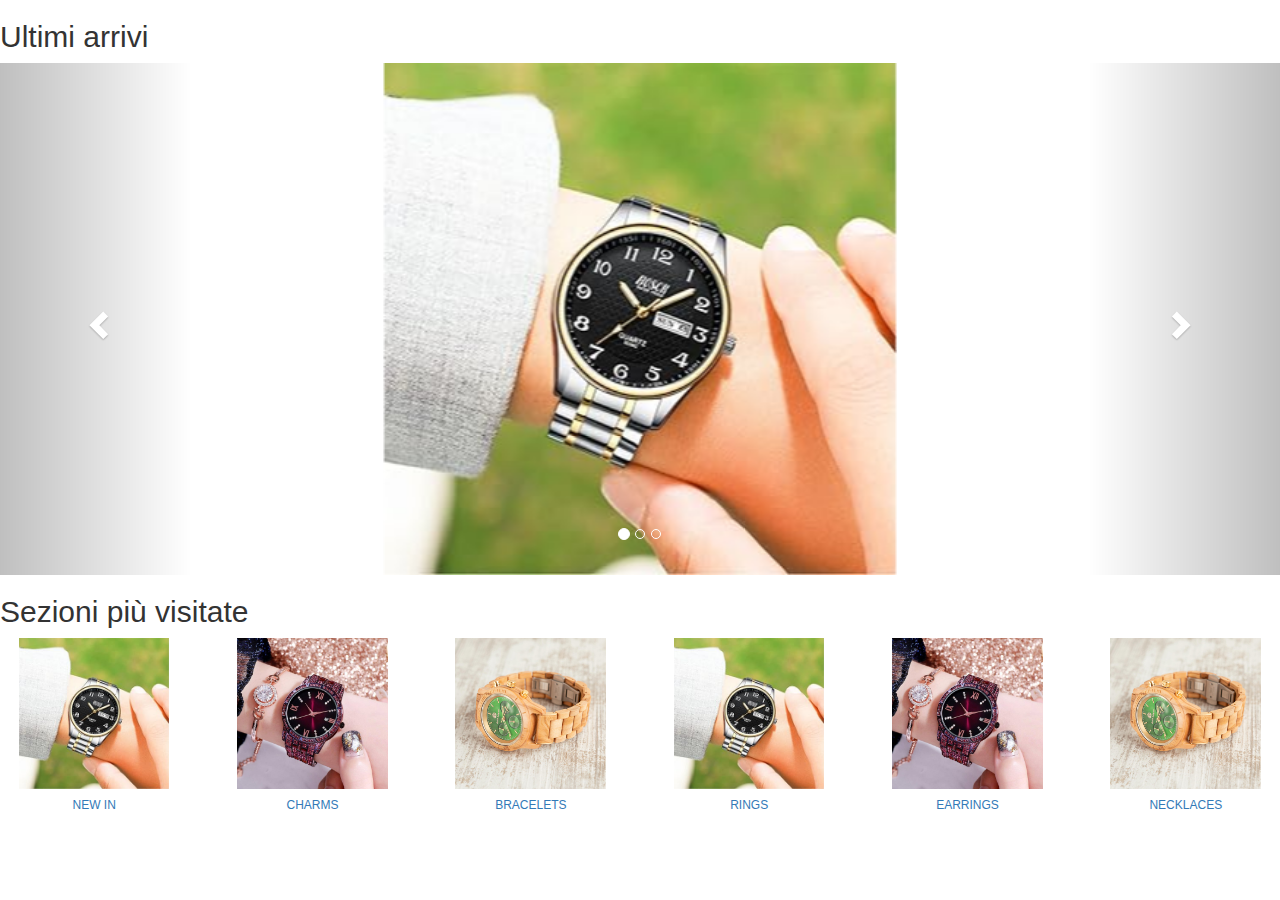
<file: FrontEnd/index.html>
<!DOCTYPE html>
<html lang="it">

<head>
  <title>Vendita orologi</title>
  <meta charset="utf-8">
  <meta name="viewport" content="width=device-width, initial-scale=1">
  <link rel="stylesheet" href="https://maxcdn.bootstrapcdn.com/bootstrap/3.4.1/css/bootstrap.css">
  <script src="https://ajax.googleapis.com/ajax/libs/jquery/3.7.1/jquery.min.js"></script>
  <script src="https://maxcdn.bootstrapcdn.com/bootstrap/3.4.1/js/bootstrap.min.js"></script>
</head>
<body>

<div class="container-lg">
  <h2>Ultimi arrivi</h2>  
  <div id="myCarousel" class="carousel slide" data-ride="carousel">
    <!-- Indicators -->
    <ol class="carousel-indicators">
      <li data-target="#myCarousel" data-slide-to="0" class="active"></li>
      <li data-target="#myCarousel" data-slide-to="1"></li>
      <li data-target="#myCarousel" data-slide-to="2"></li>
    </ol>

    <!-- Wrapper for slides -->
    <div class="carousel-inner" align="center">
      <div class="item active">
        <img src="1.jpg" alt="1.jpg" style="width:40%;">
      </div>

      <div class="item">
        <img src="2.jpg" alt="2.jpg" style="width:40%;">
      </div>
    
      <div class="item">
        <img src="3.jpg" alt="3.jpg" style="width:40%;">
      </div>
    </div>

    <!-- Left and right controls -->
    <a class="left carousel-control" href="#myCarousel" data-slide="prev">
      <span class="glyphicon glyphicon-chevron-left"></span>
      <span class="sr-only">Previous</span>
    </a>
    <a class="right carousel-control" href="#myCarousel" data-slide="next">
      <span class="glyphicon glyphicon-chevron-right"></span>
      <span class="sr-only">Next</span>
    </a>
  </div>
</div>


<div class="container-lg py-5">
    <h2>Sezioni più visitate</h2> 
    <div class="row text-center">
      <div class="col-6 col-md-2 mb-4">
        <a href="#" class="text-decoration-none">
          <img src="1.jpg" class="img-fluid mb-2" style="width:80%;" alt="New In">
          <h6 class="text-dark">NEW IN</h6>
        </a>
      </div>
      <div class="col-6 col-md-2 mb-4">
        <a href="#" class="text-decoration-none">
          <img src="2.jpg" class="img-fluid mb-2" style="width:80%;" alt="Charms">
          <h6 class="text-dark">CHARMS</h6>
        </a>
      </div>
      <div class="col-6 col-md-2 mb-4">
        <a href="#" class="text-decoration-none">
          <img src="3.jpg" class="img-fluid mb-2" style="width:80%;" alt="Bracelets">
          <h6 class="text-dark">BRACELETS</h6>
        </a>
      </div>
      <div class="col-6 col-md-2 mb-4">
        <a href="#" class="text-decoration-none">
          <img src="1.jpg" class="img-fluid mb-2" style="width:80%;" alt="Rings">
          <h6 class="text-dark">RINGS</h6>
        </a>
      </div>
      <div class="col-6 col-md-2 mb-4">
        <a href="#" class="text-decoration-none">
          <img src="2.jpg" class="img-fluid mb-2" style="width:80%;" alt="Earrings">
          <h6 class="text-dark">EARRINGS</h6>
        </a>
      </div>
      <div class="col-6 col-md-2 mb-4">
        <a href="#" class="text-decoration-none">
          <img src="3.jpg" class="img-fluid mb-2" style="width:80%;" alt="Necklaces">
          <h6 class="text-dark">NECKLACES</h6>
        </a>
      </div>
    </div>
  </div>

</body>
</html>
</file>
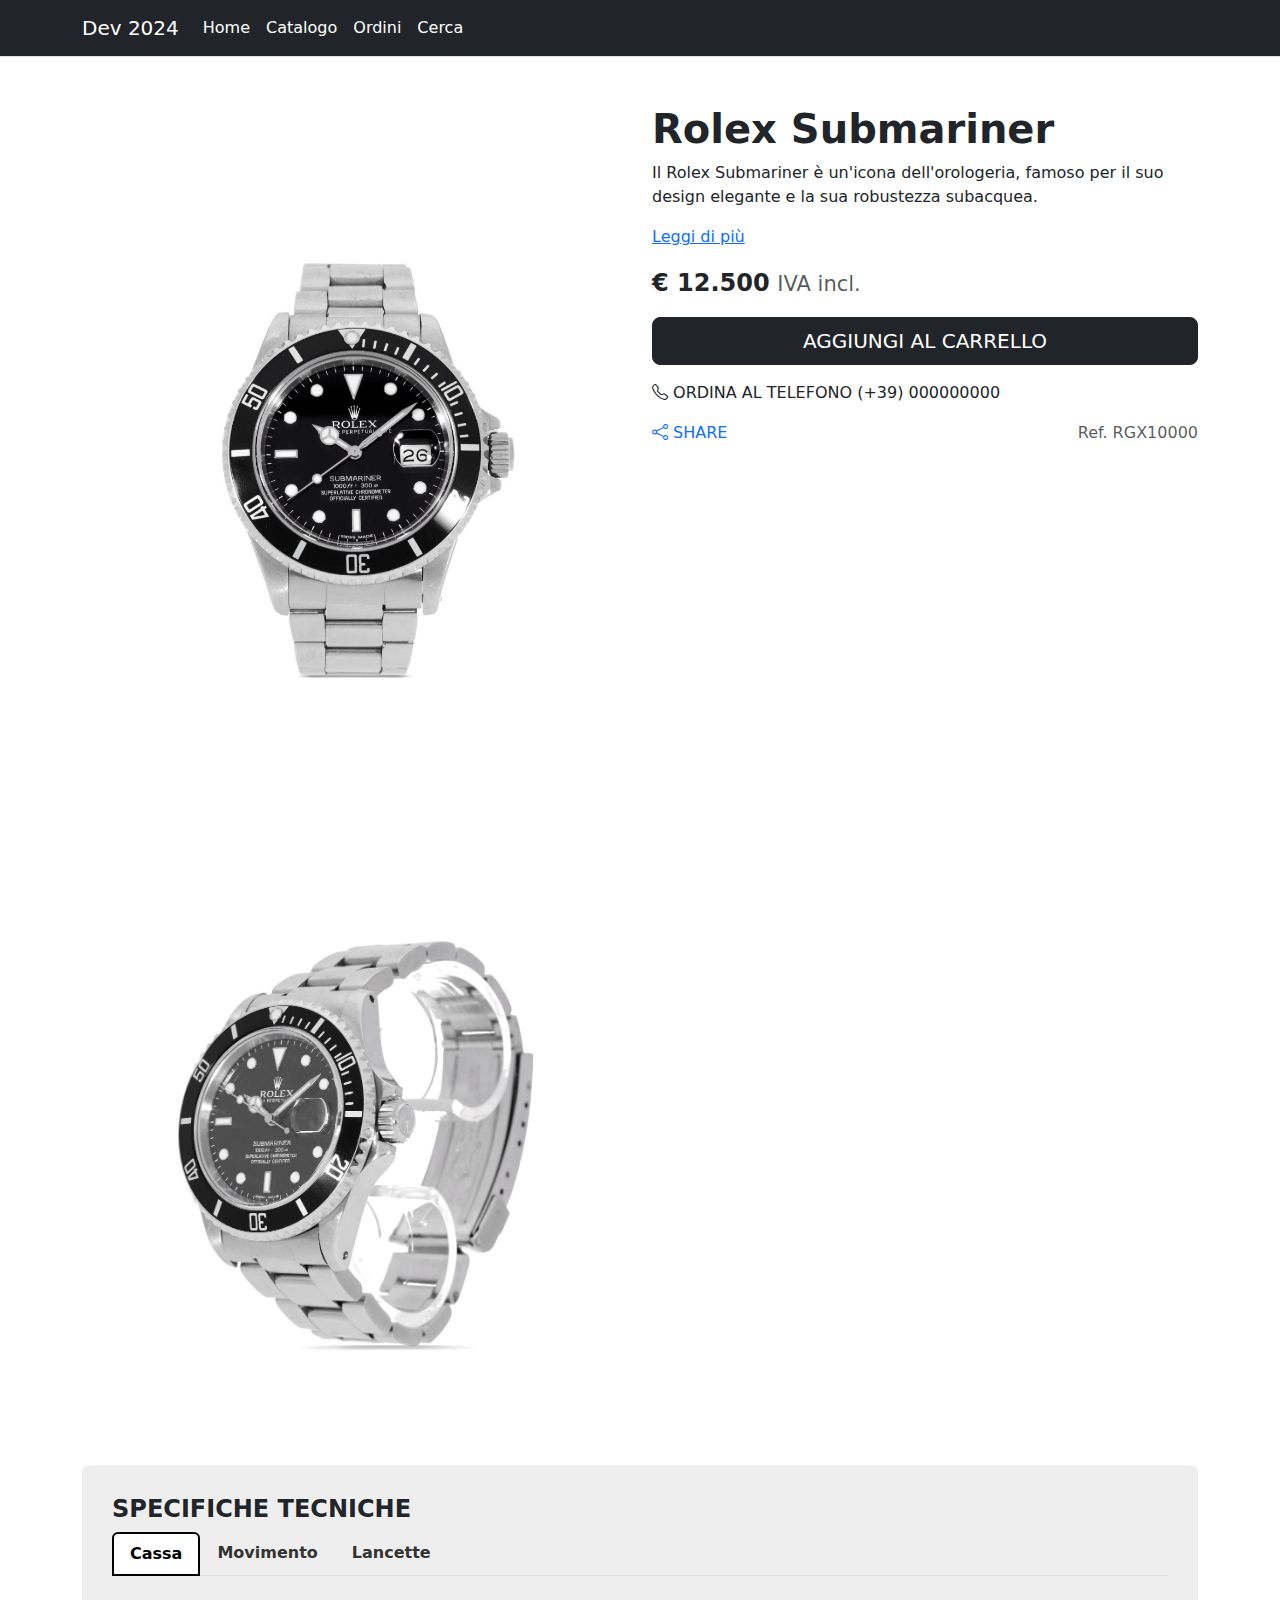
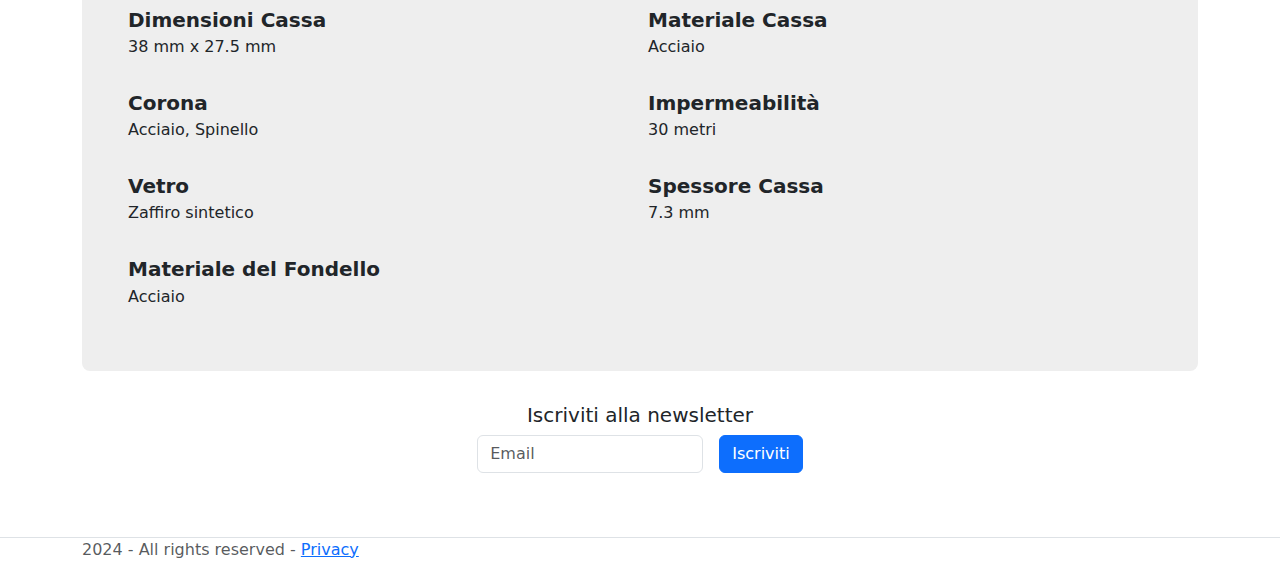
<file: FrontEnd/dettagli4.html>
<!DOCTYPE html>
<html lang="it">
<head>
    <meta charset="UTF-8">
    <meta name="viewport" content="width=device-width, initial-scale=1.0">
    <title>Dettaglio Orologio</title>
    <link href="https://cdn.jsdelivr.net/npm/bootstrap@5.3.0/dist/css/bootstrap.min.css" rel="stylesheet">
    <style>
        /* Stile generale per la sezione delle specifiche tecniche */
        .specifiche-tecniche {
            background-color: #eeeeee;
            padding: 30px;
            border-radius: 8px;
            margin-top: 2rem;
            margin-bottom: 2rem;
        }

        /* Stile del titolo principale */
        .specifiche-tecniche h4 {
            font-weight: bold;
            font-size: 1.5rem;
            text-transform: uppercase;
        }

        /* Stile per i tab */
        .nav-tabs .nav-link {
            color: #333;
            font-weight: bold;
            font-size: 1rem;
        }
        .nav-tabs .nav-link.active {
            color: black;
            border-color: black;
            border-width: 2px;
        }

        /* Stile per le informazioni tecniche */
        .specifiche-tecniche .tech-info {
            display: flex;
            flex-wrap: wrap;
            gap: 1rem;
            margin-top: 1rem;
        }
        .specifiche-tecniche .tech-info div {
            flex: 1 1 45%;
            font-size: 1rem;
        }
        .specifiche-tecniche .tech-info div h5 {
            font-weight: bold;
            margin-bottom: 0.2rem;
        }
    </style>
</head>
<body>
    <header>
        <nav class="navbar navbar-expand-sm navbar-toggleable-sm navbar-light bg-dark border-bottom box-shadow mb-3 text-white">
            <div class="container">
                <a class="navbar-brand text-white" href="index.html">Dev 2024</a>
                <button class="navbar-toggler" type="button" data-bs-toggle="collapse" data-bs-target="#navbarNav" aria-controls="navbarNav" aria-expanded="false" aria-label="Toggle navigation">
                    <span class="navbar-toggler-icon"></span>
                </button>
                <div class="collapse navbar-collapse d-sm-inline-flex justify-content-between" id="navbarNav">
                    <ul class="navbar-nav flex-grow-1">
                        <li class="nav-item">
                            <a class="nav-link text-white" href="index.html">Home</a>
                        </li>
                        <li class="nav-item">
                            <a class="nav-link text-white" href="catalogo.html">Catalogo</a>
                        </li>
                        <li class="nav-item">
                            <a class="nav-link text-white" href="ordini.html">Ordini</a>
                        </li>
                        <li class="nav-item">
                            <a class="nav-link text-white" href="aggiungi-prodotto.html">Cerca</a>
                        </li>
                    </ul>
                </div>
            </div>
        </nav>
    </header>

<div class="container my-5">
    <div class="row">
        <!-- Colonna immagine principale e galleria -->
        <div class="col-lg-6 d-flex flex-column align-items-center">
            <!-- Immagine principale del prodotto -->
            <img src="./img/rolex.jpg" alt="Nome Orologio" class="img-fluid rounded mb-3" style="max-width: 100%; height: auto;">
            
            <!-- Immagini aggiuntive una sotto l’altra -->
            <div class="w-100 d-flex flex-column align-items-center">
                <img src="./img/rolex_back.jpg" alt="Orologio retro" class="img-fluid" style="max-width: 80%; height: auto;">
            </div>
        </div>

        <!-- Dettagli prodotto -->
        <div class="col-lg-6">
            <h1 class="fw-bold">Rolex Submariner</h1>
            <p>Il Rolex Submariner è un'icona dell'orologeria, famoso per il suo design elegante e la sua robustezza subacquea.</p>
            <a href="#" class="text-decoration-underline">Leggi di più</a>

            <p class="fs-4 mt-3"><strong>€ 12.500</strong> <small class="text-muted">IVA incl.</small></p>
            <button class="btn btn-dark btn-lg w-100 mb-3">AGGIUNGI AL CARRELLO</button>

            <!-- Opzioni aggiuntive -->
            <div class="mb-3">
                <p><i class="bi bi-telephone"></i> ORDINA AL TELEFONO (+39) 000000000</p>
            </div>

            <!-- Share e riferimento -->
            <div class="d-flex justify-content-between">
                <a href="#" class="text-decoration-none"><i class="bi bi-share"></i> SHARE</a>
                <span class="text-muted">Ref. RGX10000</span>
            </div>
        </div>
    </div>

    <!-- Specifiche tecniche e nav tabs -->
    <div class="specifiche-tecniche">
        <h4>Specifiche tecniche</h4>
        <ul class="nav nav-tabs" id="myTab" role="tablist">
            <li class="nav-item" role="presentation">
                <button class="nav-link active" id="cassa-tab" data-bs-toggle="tab" data-bs-target="#cassa" type="button" role="tab" aria-controls="cassa" aria-selected="true">Cassa</button>
            </li>
            <li class="nav-item" role="presentation">
                <button class="nav-link" id="movimento-tab" data-bs-toggle="tab" data-bs-target="#movimento" type="button" role="tab" aria-controls="movimento" aria-selected="false">Movimento</button>
            </li>
            <li class="nav-item" role="presentation">
                <button class="nav-link" id="lancette-tab" data-bs-toggle="tab" data-bs-target="#lancette" type="button" role="tab" aria-controls="lancette" aria-selected="false">Lancette</button>
            </li>
        </ul>
        <div class="tab-content" id="myTabContent">
            <!-- Sezione Cassa -->
            <div class="tab-pane fade show active p-3" id="cassa" role="tabpanel" aria-labelledby="cassa-tab">
                <div class="tech-info">
                    <div>
                        <h5>Dimensioni Cassa</h5>
                        <p>38 mm x 27.5 mm</p>
                    </div>
                    <div>
                        <h5>Materiale Cassa</h5>
                        <p>Acciaio</p>
                    </div>
                    <div>
                        <h5>Corona</h5>
                        <p>Acciaio, Spinello</p>
                    </div>
                    <div>
                        <h5>Impermeabilità</h5>
                        <p>30 metri</p>
                    </div>
                    <div>
                        <h5>Vetro</h5>
                        <p>Zaffiro sintetico</p>
                    </div>
                    <div>
                        <h5>Spessore Cassa</h5>
                        <p>7.3 mm</p>
                    </div>
                    <div>
                        <h5>Materiale del Fondello</h5>
                        <p>Acciaio</p>
                    </div>
                </div>
            </div>

            <!-- Sezione Movimento -->
            <div class="tab-pane fade p-3" id="movimento" role="tabpanel" aria-labelledby="movimento-tab">
                <div class="tech-info">
                    <div>
                        <h5>Tipo di Movimento</h5>
                        <p>Automatico</p>
                    </div>
                    <div>
                        <h5>Calibro</h5>
                        <p>3235</p>
                    </div>
                    <div>
                        <h5>Riserva di carica</h5>
                        <p>70 ore</p>
                    </div>
                    <div>
                        <h5>Certificazione</h5>
                        <p>COSC</p>
                    </div>
                </div>
            </div>

            <!-- Sezione Lancette -->
            <div class="tab-pane fade p-3" id="lancette" role="tabpanel" aria-labelledby="lancette-tab">
                <div class="tech-info">
                    <div>
                        <h5>Stile</h5>
                        <p>Classiche, luminescenti</p>
                    </div>
                    <div>
                        <h5>Materiale</h5>
                        <p>Acciaio, rivestimento in Super-LumiNova</p>
                    </div>
                </div>
            </div>
        </div>
    </div>

    <!-- Sezione newsletter -->
    <div class="my-4 text-center">
        <h5>Iscriviti alla newsletter</h5>
        <form class="row justify-content-center g-3">
            <div class="col-auto">
                <label for="email" class="visually-hidden">Email</label>
                <input type="email" class="form-control" id="email" placeholder="Email">
            </div>
            <div class="col-auto">
                <button type="submit" class="btn btn-primary mb-3">Iscriviti</button>
            </div>
        </form>
    </div>
</div>

<footer class="border-top footer text-muted">
    <div class="container">
        <p>2024 - All rights reserved - <a href="#">Privacy</a></p>
    </div>
</footer>

<script src="https://cdn.jsdelivr.net/npm/bootstrap@5.3.0/dist/js/bootstrap.bundle.min.js"></script>
<!-- Bootstrap Icons CDN for icons -->
<link rel="stylesheet" href="https://cdn.jsdelivr.net/npm/bootstrap-icons@1.8.1/font/bootstrap-icons.css">
</body>
</html>
</file>
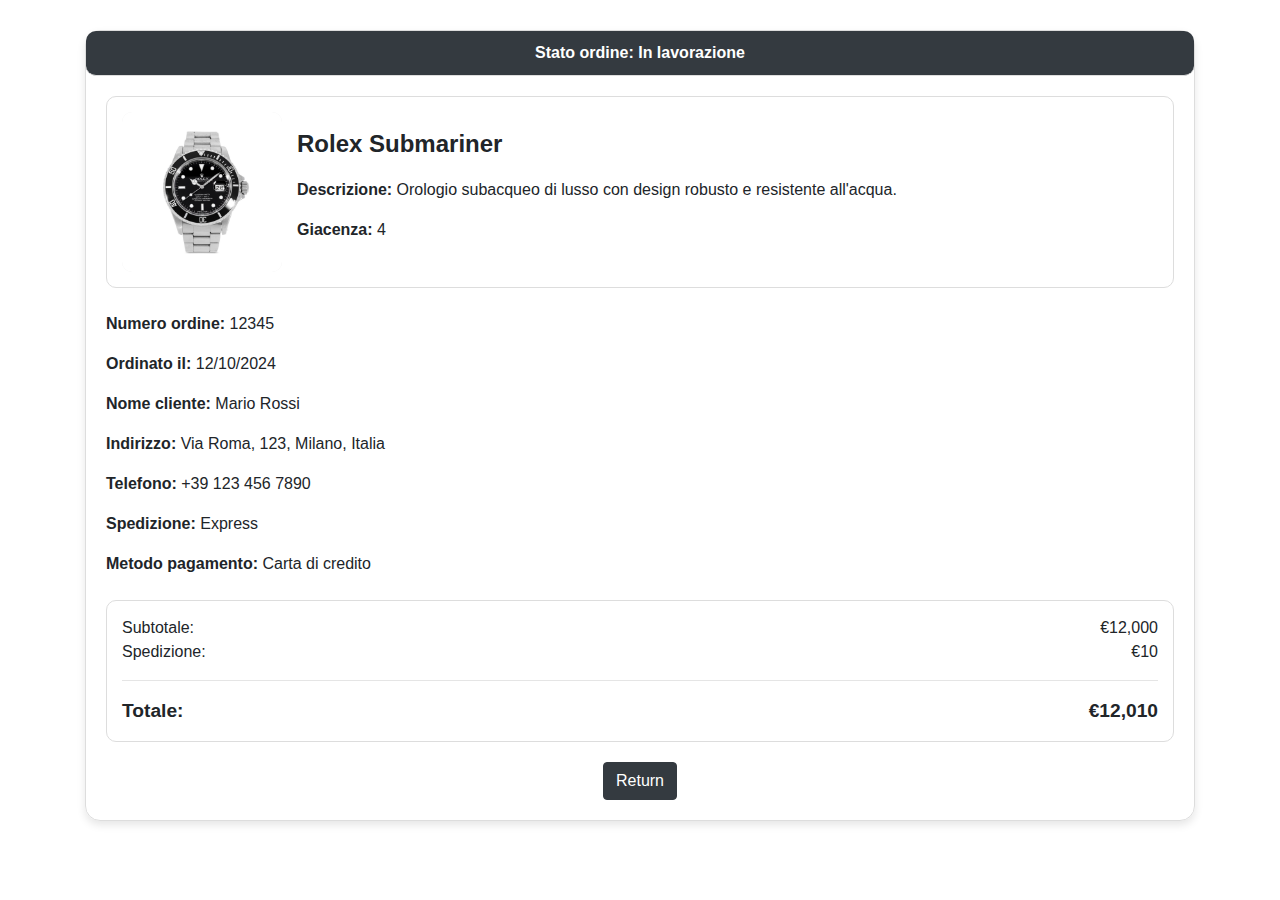
<file: FrontEnd/DettaglioOrdine.html>
<!DOCTYPE html>
<html lang="en">
<head>
  <meta charset="UTF-8">
  <meta name="viewport" content="width=device-width, initial-scale=1.0">
  <title>Dettaglio Ordine</title>
  <link href="https://stackpath.bootstrapcdn.com/bootstrap/4.5.2/css/bootstrap.min.css" rel="stylesheet">
  <style>
    .order-detail-card {
      border-radius: 15px;
      padding: 20px;
      margin-top: 30px;
      margin-bottom: 30px; 
      box-shadow: 0 4px 8px rgba(0, 0, 0, 0.1);
      border: 1px solid #ddd; 
    }
    .status-bar {
      background-color: #f8f9fa;
      padding: 10px;
      text-align: center;
      border-radius: 10px;
      font-weight: bold;
      margin: -20px -20px 20px -20px; 
      border-bottom: 1px solid #ddd; 
    }
    .summary-box {
      border: 1px solid #ddd;
      padding: 15px;
      border-radius: 10px;
      margin-top: 20px;
    }
    .summary-box p {
      margin: 0;
    }
    .total-box {
      font-size: 1.2em;
      font-weight: bold;
      text-align: right;
    }
    .product-detail-box {
      border: 1px solid #ddd;
      padding: 15px;
      border-radius: 10px;
      margin-top: 20px;
      display: flex;
      align-items: center;
    }
    .product-photo {
      width: 160px; 
      height: 160px; 
      background-color: #f0f0f0;
      border-radius: 10px;
      display: flex;
      align-items: center;
      justify-content: center;
      overflow: hidden;
      margin-right: 15px;
    }
    .product-photo img {
      width: 100%;
      height: 100%;
      object-fit: cover;
    }
    .product-name {
      font-size: 1.5em; 
      font-weight: bold;
    }
    .return-button {
      margin-top: 20px;
      text-align: center;
    }
  </style>
</head>
<body>

<div class="container mt-4">
  <div class="order-detail-card">
    
    <!-- Barra stato ordine -->
    <div class="status-bar bg-dark text-white">
      Stato ordine: In lavorazione
    </div>
    
    <!-- Dettagli prodotto -->
    <div class="product-detail-box">
      <div class="product-photo">
        <img src="./img/rolex.jpg" alt="Product Image">
      </div>
      <div>
        <p class="product-name">Rolex Submariner</p>
        <p><strong>Descrizione:</strong> Orologio subacqueo di lusso con design robusto e resistente all'acqua.</p>
        <p><strong>Giacenza:</strong> 4</p>
      </div>
    </div>
    
    <!-- Dettagli ordine -->
    <div class="mb-4 mt-4">
      <p><strong>Numero ordine:</strong> 12345</p>
      <p><strong>Ordinato il:</strong> 12/10/2024</p>
      <p><strong>Nome cliente:</strong> Mario Rossi</p>
      <p><strong>Indirizzo:</strong> Via Roma, 123, Milano, Italia</p>
      <p><strong>Telefono:</strong> +39 123 456 7890</p>
      <p><strong>Spedizione:</strong> Express</p>
      <p><strong>Metodo pagamento:</strong> Carta di credito</p>
    </div>
    
    <!-- Recap ordine -->
    <div class="summary-box">
      <div class="d-flex justify-content-between">
        <p>Subtotale:</p>
        <p>€12,000</p>
      </div>
      <div class="d-flex justify-content-between">
        <p>Spedizione:</p>
        <p>€10</p>
      </div>
      <hr>
      <div class="d-flex justify-content-between total-box">
        <p>Totale:</p>
        <p>€12,010</p>
      </div>
    </div>
    
    <!-- Bottone per tornare alla sezione precedente -->
    <div class="return-button">
      <button class="btn btn-dark">Return</button>
    </div>
    
  </div>
</div>

<script src="https://code.jquery.com/jquery-3.5.1.slim.min.js"></script>
<script src="https://cdn.jsdelivr.net/npm/@popperjs/core@2.5.3/dist/umd/popper.min.js"></script>
<script src="https://stackpath.bootstrapcdn.com/bootstrap/4.5.2/js/bootstrap.min.js"></script>
</body>
</html>
</file>
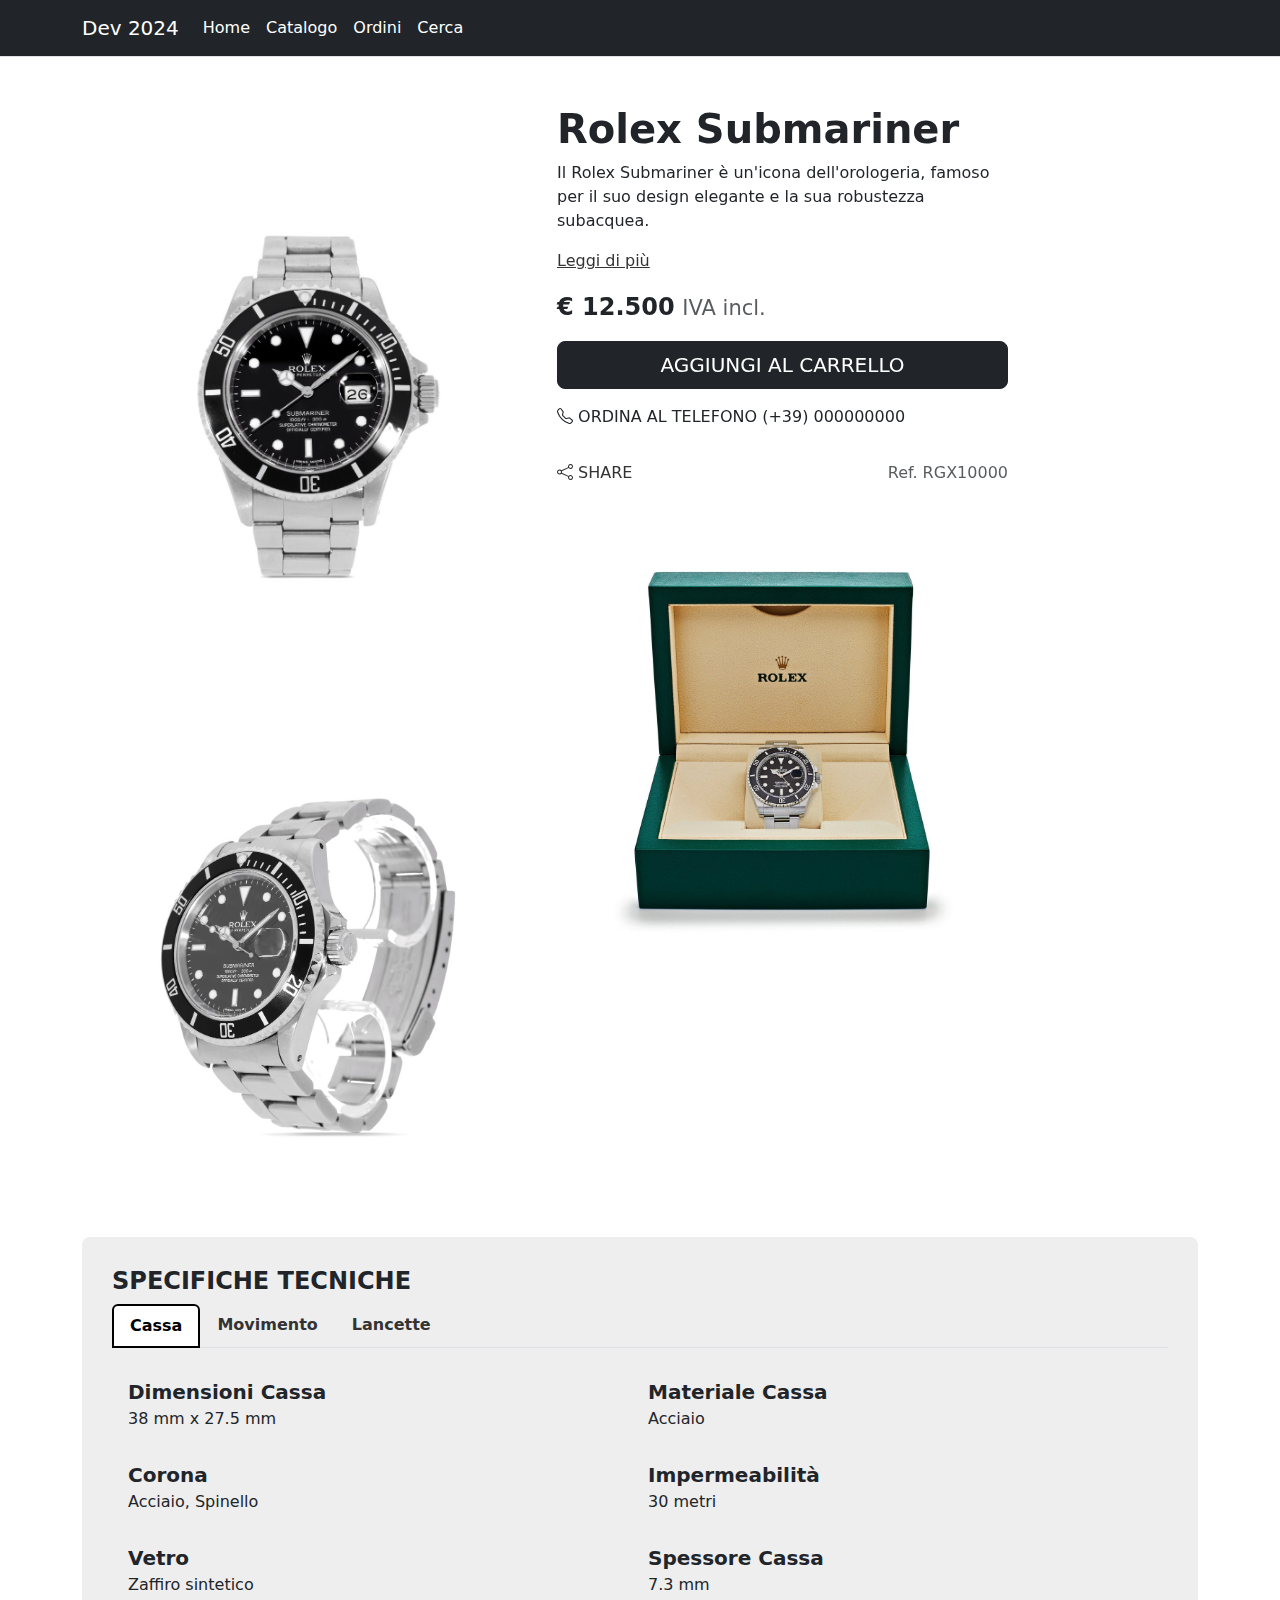
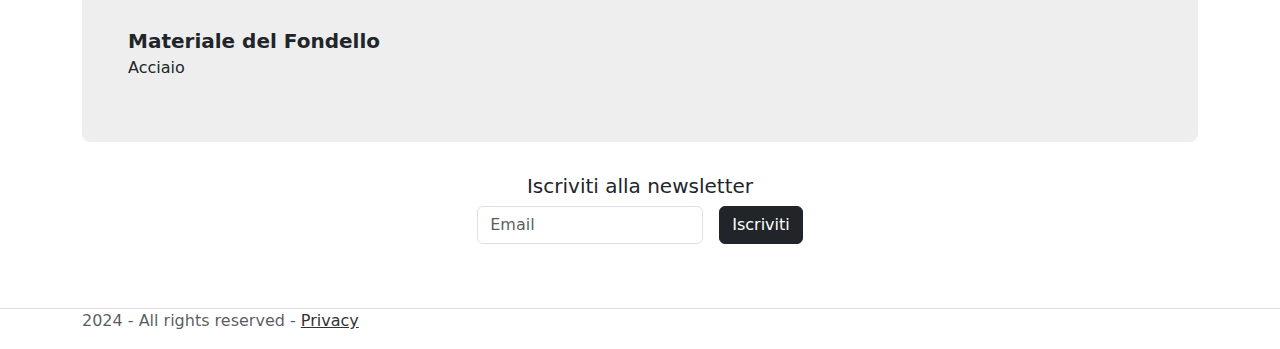
<file: FrontEnd/dettagliProdotto.html>
<!DOCTYPE html>
<html lang="it">
<head>
    <meta charset="UTF-8">
    <meta name="viewport" content="width=device-width, initial-scale=1.0">
    <title>Dettaglio Orologio</title>
    <link href="https://cdn.jsdelivr.net/npm/bootstrap@5.3.0/dist/css/bootstrap.min.css" rel="stylesheet">
    <style>
        /* Stile generale per la colonna "sticky" */
        .sticky-column {
            position: sticky;
            top: 20px;
        }

        /* Stile generale per la sezione delle specifiche tecniche */
        .specifiche-tecniche {
            background-color: #eeeeee;
            padding: 30px;
            border-radius: 8px;
            margin-top: 2rem;
            margin-bottom: 2rem;
        }

        /* Stile del titolo principale */
        .specifiche-tecniche h4 {
            font-weight: bold;
            font-size: 1.5rem;
            text-transform: uppercase;
        }

        /* Stile per i tab */
        .nav-tabs .nav-link {
            color: #333;
            font-weight: bold;
            font-size: 1rem;
        }
        .nav-tabs .nav-link.active {
            color: black;
            border-color: black;
            border-width: 2px;
        }

        /* Stile per le informazioni tecniche */
        .specifiche-tecniche .tech-info {
            display: flex;
            flex-wrap: wrap;
            gap: 1rem;
            margin-top: 1rem;
        }
        .specifiche-tecniche .tech-info div {
            flex: 1 1 45%;
            font-size: 1rem;
        }
        .specifiche-tecniche .tech-info div h5 {
            font-weight: bold;
            margin-bottom: 0.2rem;
        }

        /* Margine per spostare l'immagine Rolex Box in basso */
        .img-box {
            margin-top: 1rem;
        }
        .bi .bi-share{
            color:black;
        }
         
        
    </style>
</head>
<body>
    <header>
        <nav class="navbar navbar-expand-sm navbar-toggleable-sm navbar-light bg-dark border-bottom box-shadow mb-3 text-white">
            <div class="container">
                <a class="navbar-brand text-white" href="index.html">Dev 2024</a>
                <button class="navbar-toggler" type="button" data-bs-toggle="collapse" data-bs-target="#navbarNav" aria-controls="navbarNav" aria-expanded="false" aria-label="Toggle navigation">
                    <span class="navbar-toggler-icon"></span>
                </button>
                <div class="collapse navbar-collapse d-sm-inline-flex justify-content-between" id="navbarNav">
                    <ul class="navbar-nav flex-grow-1">
                        <li class="nav-item">
                            <a class="nav-link text-white" href="index.html">Home</a>
                        </li>
                        <li class="nav-item">
                            <a class="nav-link text-white" href="catalogo.html">Catalogo</a>
                        </li>
                        <li class="nav-item">
                            <a class="nav-link text-white" href="ordini.html">Ordini</a>
                        </li>
                        <li class="nav-item">
                            <a class="nav-link text-white" href="aggiungi-prodotto.html">Cerca</a>
                        </li>
                    </ul>
                </div>
            </div>
        </nav>
    </header>

<div class="container my-5">
    <div class="row">
        <!-- Colonna immagine principale e galleria -->
        <div class="col-lg-5 d-flex flex-column align-items-center">
            <!-- Immagine principale del prodotto -->
            <img src="./img/rolex.jpg" alt="Nome Orologio" class="img-fluid rounded mb-3" style="max-width: 100%; height: auto;">
            
            <!-- Immagini aggiuntive una sotto l’altra -->
            <div class="w-100 d-flex flex-column align-items-center">
                <img src="./img/rolex_back.jpg" alt="Orologio retro" class="img-fluid" style="max-width: 80%; height: auto;">
            </div>

            <!-- Immagine aggiuntiva posizionata sotto le altre immagini in modalità responsive -->
            <div class="img-box w-100 d-flex justify-content-center mt-3 d-lg-none">
                <img src="./img/rolexbox.jpg" alt="Vista laterale Rolex" class="img-fluid rounded" style="max-width: 80%; height: auto;">
            </div>
        </div>

        <!-- Colonna dettagli del prodotto "appiccicosa" -->
        <div class="col-lg-5 sticky-column d-flex flex-column align-items-start">
            <h1 class="fw-bold">Rolex Submariner</h1>
            <p>Il Rolex Submariner è un'icona dell'orologeria, famoso per il suo design elegante e la sua robustezza subacquea.</p>
       <!--     <a class="text-decoration-underline" style="color: #333;" data-bs-toggle="collapse" href="#moreText" role="button" aria-expanded="false" aria-controls="moreText">Leggi di più</a>-->
 
            <span id="moreText" style="display: none;">
                Il Rolex Submariner è stato originariamente progettato per essere l’orologio da sub per eccellenza, 
                con una cassa robusta, una ghiera rotante unidirezionale e un movimento di precisione. 
                Questo modello rappresenta una fusione perfetta tra funzionalità e bellezza, mantenendo un 
                fascino che lo rende una scelta popolare tra collezionisti e appassionati.
            </span>
            <a href="javascript:void(0)" onclick="toggleText()" id="readMoreLink" style="color: #333;" class="text-decoration-underline">Leggi di più</a>


            <p class="fs-4 mt-3"><strong>€ 12.500</strong> <small class="text-muted">IVA incl.</small></p>
            <button class="btn btn-dark btn-lg w-100 mb-3">AGGIUNGI AL CARRELLO</button>

            <!-- Opzioni aggiuntive -->
            <div class="mb-3">
                <p><i class="bi bi-telephone"></i> ORDINA AL TELEFONO (+39) 000000000</p>
            </div>

            <!-- Share e riferimento -->
            <div class="d-flex justify-content-between w-100">
                <a href="#" class="text-decoration-none"style="color: #333;"><i class="bi bi-share"></i> SHARE</a>
                <span class="text-muted">Ref. RGX10000</span>
            </div>

            <!-- Immagine aggiuntiva posizionata sotto "Share" e "Ref" solo su schermi grandi -->
            <div class="img-box w-100 d-flex justify-content-center mt-3 d-none d-lg-flex">
                <img src="./img/rolexbox.jpg" alt="Vista laterale Rolex" class="img-fluid rounded" style="max-width: 80%; height: auto;">
            </div>
        </div>
    </div>

    <!-- Specifiche tecniche e nav tabs -->
    <div class="specifiche-tecniche">
        <h4>Specifiche tecniche</h4>
        <ul class="nav nav-tabs" id="myTab" role="tablist">
            <li class="nav-item" role="presentation">
                <button class="nav-link active" id="cassa-tab" data-bs-toggle="tab" data-bs-target="#cassa" type="button" role="tab" aria-controls="cassa" aria-selected="true">Cassa</button>
            </li>
            <li class="nav-item" role="presentation">
                <button class="nav-link" id="movimento-tab" data-bs-toggle="tab" data-bs-target="#movimento" type="button" role="tab" aria-controls="movimento" aria-selected="false">Movimento</button>
            </li>
            <li class="nav-item" role="presentation">
                <button class="nav-link" id="lancette-tab" data-bs-toggle="tab" data-bs-target="#lancette" type="button" role="tab" aria-controls="lancette" aria-selected="false">Lancette</button>
            </li>
        </ul>
        <div class="tab-content" id="myTabContent">
            <!-- Sezione Cassa -->
            <div class="tab-pane fade show active p-3" id="cassa" role="tabpanel" aria-labelledby="cassa-tab">
                <div class="tech-info">
                    <div>
                        <h5>Dimensioni Cassa</h5>
                        <p>38 mm x 27.5 mm</p>
                    </div>
                    <div>
                        <h5>Materiale Cassa</h5>
                        <p>Acciaio</p>
                    </div>
                    <div>
                        <h5>Corona</h5>
                        <p>Acciaio, Spinello</p>
                    </div>
                    <div>
                        <h5>Impermeabilità</h5>
                        <p>30 metri</p>
                    </div>
                    <div>
                        <h5>Vetro</h5>
                        <p>Zaffiro sintetico</p>
                    </div>
                    <div>
                        <h5>Spessore Cassa</h5>
                        <p>7.3 mm</p>
                    </div>
                    <div>
                        <h5>Materiale del Fondello</h5>
                        <p>Acciaio</p>
                    </div>
                </div>
            </div>

            <!-- Sezione Movimento -->
            <div class="tab-pane fade p-3" id="movimento" role="tabpanel" aria-labelledby="movimento-tab">
                <div class="tech-info">
                    <div>
                        <h5>Tipo di Movimento</h5>
                        <p>Automatico</p>
                    </div>
                    <div>
                        <h5>Calibro</h5>
                        <p>3235</p>
                    </div>
                    <div>
                        <h5>Riserva di carica</h5>
                        <p>70 ore</p>
                    </div>
                    <div>
                        <h5>Certificazione</h5>
                        <p>COSC</p>
                    </div>
                </div>
            </div>

            <!-- Sezione Lancette -->
            <div class="tab-pane fade p-3" id="lancette" role="tabpanel" aria-labelledby="lancette-tab">
                <div class="tech-info">
                    <div>
                        <h5>Stile</h5>
                        <p>Classiche, luminescenti</p>
                    </div>
                    <div>
                        <h5>Materiale</h5>
                        <p>Acciaio, rivestimento in Super-LumiNova</p>
                    </div>
                </div>
            </div>
        </div>
    </div>

    <!-- Sezione newsletter -->
    <div class="my-4 text-center">
        <h5>Iscriviti alla newsletter</h5>
        <form class="row justify-content-center g-3">
            <div class="col-auto">
                <label for="email" class="visually-hidden">Email</label>
                <input type="email" class="form-control" id="email" placeholder="Email">
            </div>
            <div class="col-auto">
                <button type="submit" class="btn btn-dark mb-3">Iscriviti</button>
            </div>
        </form>
    </div>
</div>

<footer class="border-top footer text-muted">
    <div class="container">
        <p>2024 - All rights reserved - <a href="#" style="color: #333;">Privacy</a></p>
    </div>
</footer>

<script>
    function toggleText() {
        // Seleziona l'elemento contenente il testo aggiuntivo tramite l'ID "moreText"
        const moreText = document.getElementById("moreText");
        
        // Seleziona il link per leggere di più/di meno tramite l'ID "readMoreLink"
        const readMoreLink = document.getElementById("readMoreLink");

        // Verifica se il testo aggiuntivo è attualmente nascosto (display: none)
        if (moreText.style.display === "none") {
            // Se è nascosto, lo rende visibile impostando display a "inline"
            moreText.style.display = "inline";
            
            // Cambia il testo del link a "Leggi di meno" per consentire di nascondere il testo
            readMoreLink.innerHTML = "Leggi di meno";
        } else {
            // Se il testo è visibile, lo nasconde nuovamente impostando display a "none"
            moreText.style.display = "none";
            
            // Cambia il testo del link a "Leggi di più" per consentire di mostrare di nuovo il testo
            readMoreLink.innerHTML = "Leggi di più";
        }
    }
</script>

<script src="https://cdn.jsdelivr.net/npm/bootstrap@5.3.0/dist/js/bootstrap.bundle.min.js"></script>
<!-- Bootstrap Icons CDN for icons -->
<link rel="stylesheet" href="https://cdn.jsdelivr.net/npm/bootstrap-icons@1.8.1/font/bootstrap-icons.css">
</body>
</html>
</file>
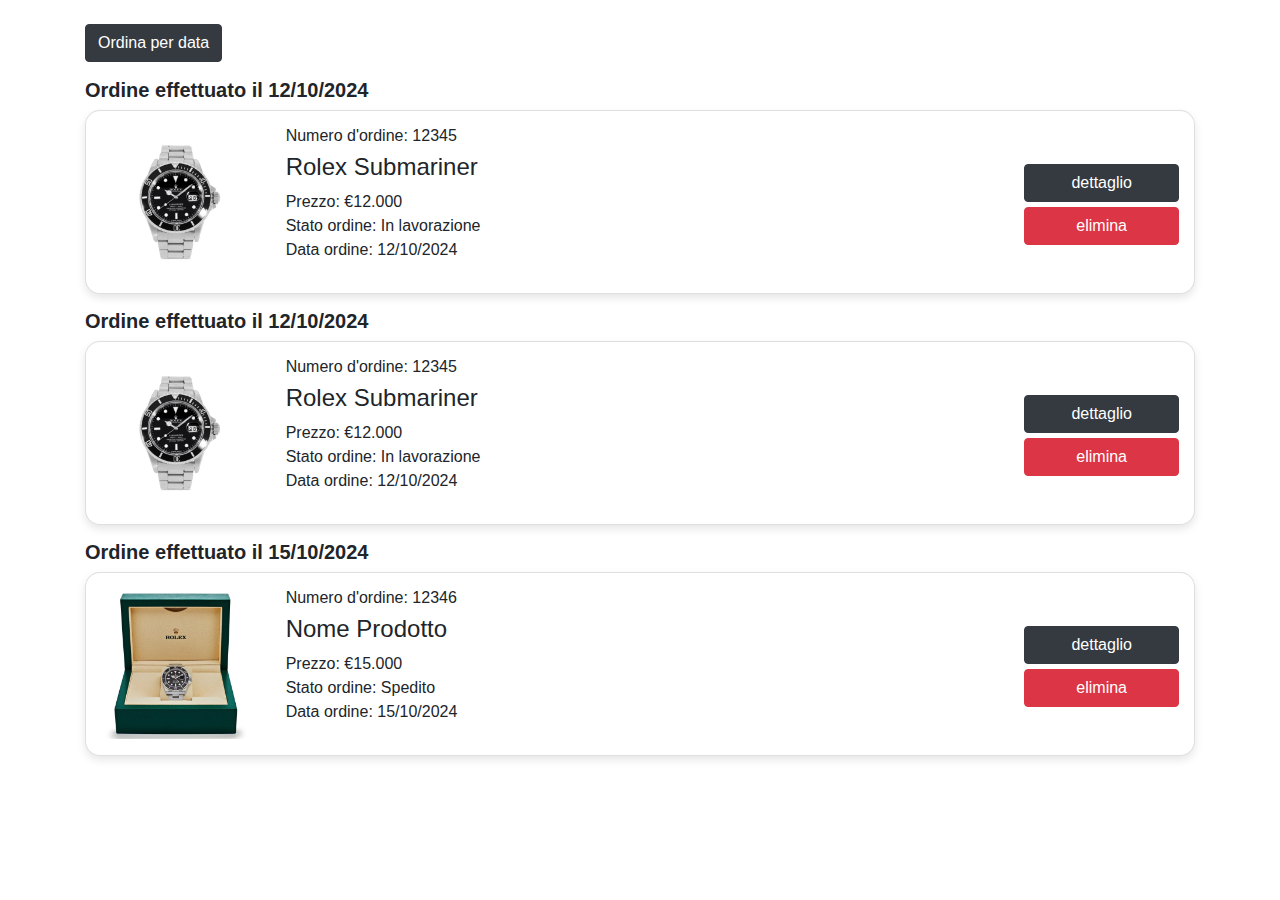
<file: FrontEnd/listaOrdini.html>
<!DOCTYPE html>
<html lang="en">
<head>
  <meta charset="UTF-8">
  <meta name="viewport" content="width=device-width, initial-scale=1.0">
  <title>Order List</title>
  <link href="https://stackpath.bootstrapcdn.com/bootstrap/4.5.2/css/bootstrap.min.css" rel="stylesheet">
  <style>
    .order-card {
      border-radius: 15px;
      padding: 15px;
      margin-bottom: 15px;
      box-shadow: 0 4px 8px rgba(0, 0, 0, 0.1);
    }
    .order-photo {
      width: 150px;
      height: 150px;
      border-radius: 10px;
      overflow: hidden;
      display: flex;
      align-items: center;
      justify-content: center;
    }
    .order-photo img {
      width: 100%;
      height: 100%;
      object-fit: cover;
    }
    .btn-detail, .btn-delete {
      width: 100%;
      margin-top: 5px;
    }
    .order-date {
      font-weight: bold;
    }
    @media (max-width: 576px) {
      .order-card {
        text-align: center;
      }
      .order-photo {
        margin: 0 auto 10px;
      }
      .btn-detail, .btn-delete {
        display: inline-block;
        width: auto;
        margin: 5px 10px;
      }
    }
  </style>
</head>
<body>

<div class="container mt-4">
    <div class="d-flex justify-content-start mb-3">
        <button class="btn btn-dark">Ordina per data</button>
      </div>
  <h5 class="order-date">Ordine effettuato il 12/10/2024</h5>
  <div class="card order-card">
    <div class="row align-items-center">
      <div class="col-12 col-sm-2 text-center">
        <div class="order-photo">
          <img src="./img/rolex.jpg" alt="Product Image">
        </div>
      </div>
      <div class="col-12 col-sm-8">
        <h6>Numero d'ordine: 12345</h6>
        <h4>Rolex Submariner</h4>
        <p>Prezzo: €12.000<br>Stato ordine: In lavorazione<br>Data ordine: 12/10/2024</p>
      </div>
      <div class="col-12 col-sm-2 d-flex flex-sm-column justify-content-center">
        <button class="btn btn-dark btn-detail">dettaglio</button>
        <button class="btn btn-danger btn-delete">elimina</button>
      </div>
    </div>
  </div>

  <h5 class="order-date">Ordine effettuato il 12/10/2024</h5>
  <div class="card order-card">
    <div class="row align-items-center">
      <div class="col-12 col-sm-2 text-center">
        <div class="order-photo">
          <img src="./img/rolex.jpg" alt="Product Image">
        </div>
      </div>
      <div class="col-12 col-sm-8">
        <h6>Numero d'ordine: 12345</h6>
        <h4>Rolex Submariner</h4>
        <p>Prezzo: €12.000<br>Stato ordine: In lavorazione<br>Data ordine: 12/10/2024</p>
      </div>
      <div class="col-12 col-sm-2 d-flex flex-sm-column justify-content-center">
        <button class="btn btn-dark btn-detail">dettaglio</button>
        <button class="btn btn-danger btn-delete">elimina</button>
      </div>
    </div>
  </div>


  <h5 class="order-date">Ordine effettuato il 15/10/2024</h5>
  <div class="card order-card">
    <div class="row align-items-center">
      <div class="col-12 col-sm-2 text-center">
        <div class="order-photo">
          <img src="./img/rolexbox.jpg" alt="Product Image">
        </div>
      </div>
      <div class="col-12 col-sm-8">
        <h6>Numero d'ordine: 12346</h6>
        <h4>Nome Prodotto</h4>
        <p>Prezzo: €15.000<br>Stato ordine: Spedito<br>Data ordine: 15/10/2024</p>
      </div>
      <div class="col-12 col-sm-2 d-flex flex-sm-column justify-content-center">
        <button class="btn btn-dark btn-detail">dettaglio</button>
        <button class="btn btn-danger btn-delete">elimina</button>
      </div>
    </div>
  </div>
</div>

<script src="https://code.jquery.com/jquery-3.5.1.slim.min.js"></script>
<script src="https://cdn.jsdelivr.net/npm/@popperjs/core@2.5.3/dist/umd/popper.min.js"></script>
<script src="https://stackpath.bootstrapcdn.com/bootstrap/4.5.2/js/bootstrap.min.js"></script>
</body>
</html>
</file>
